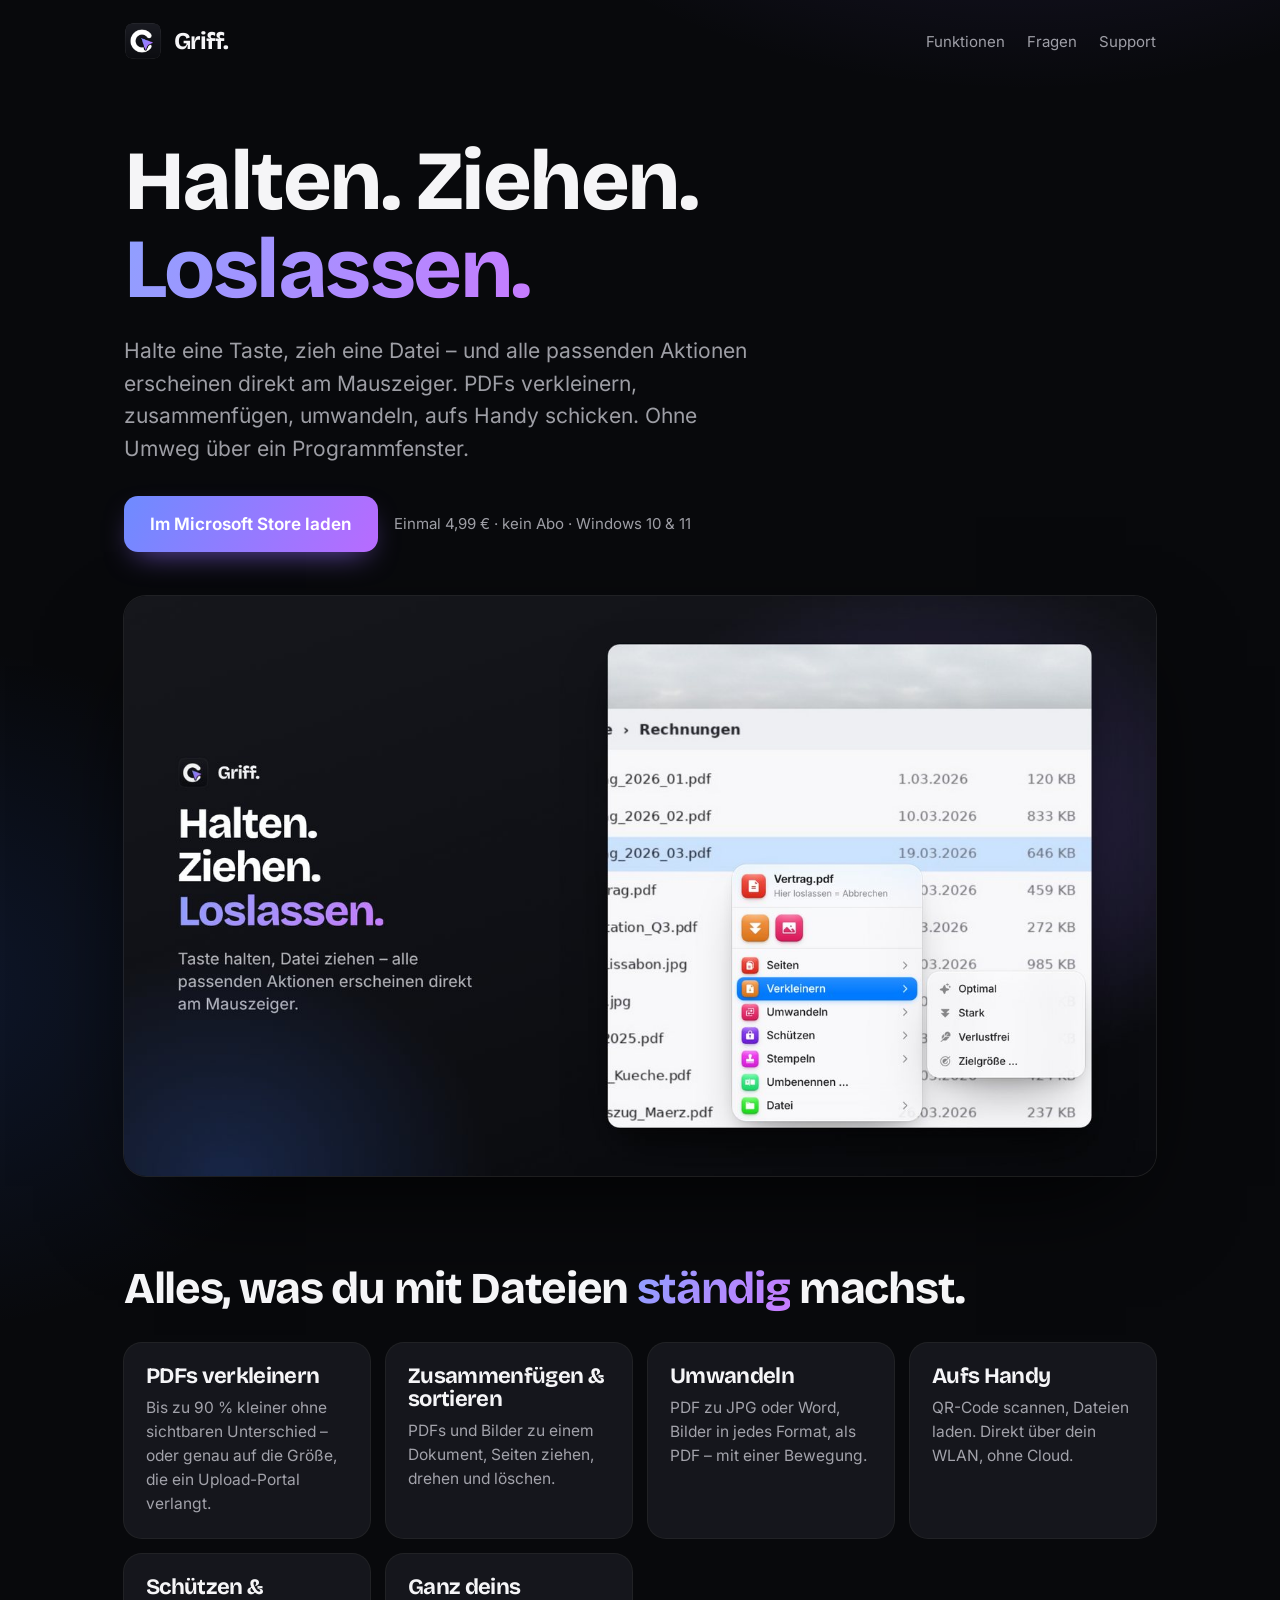
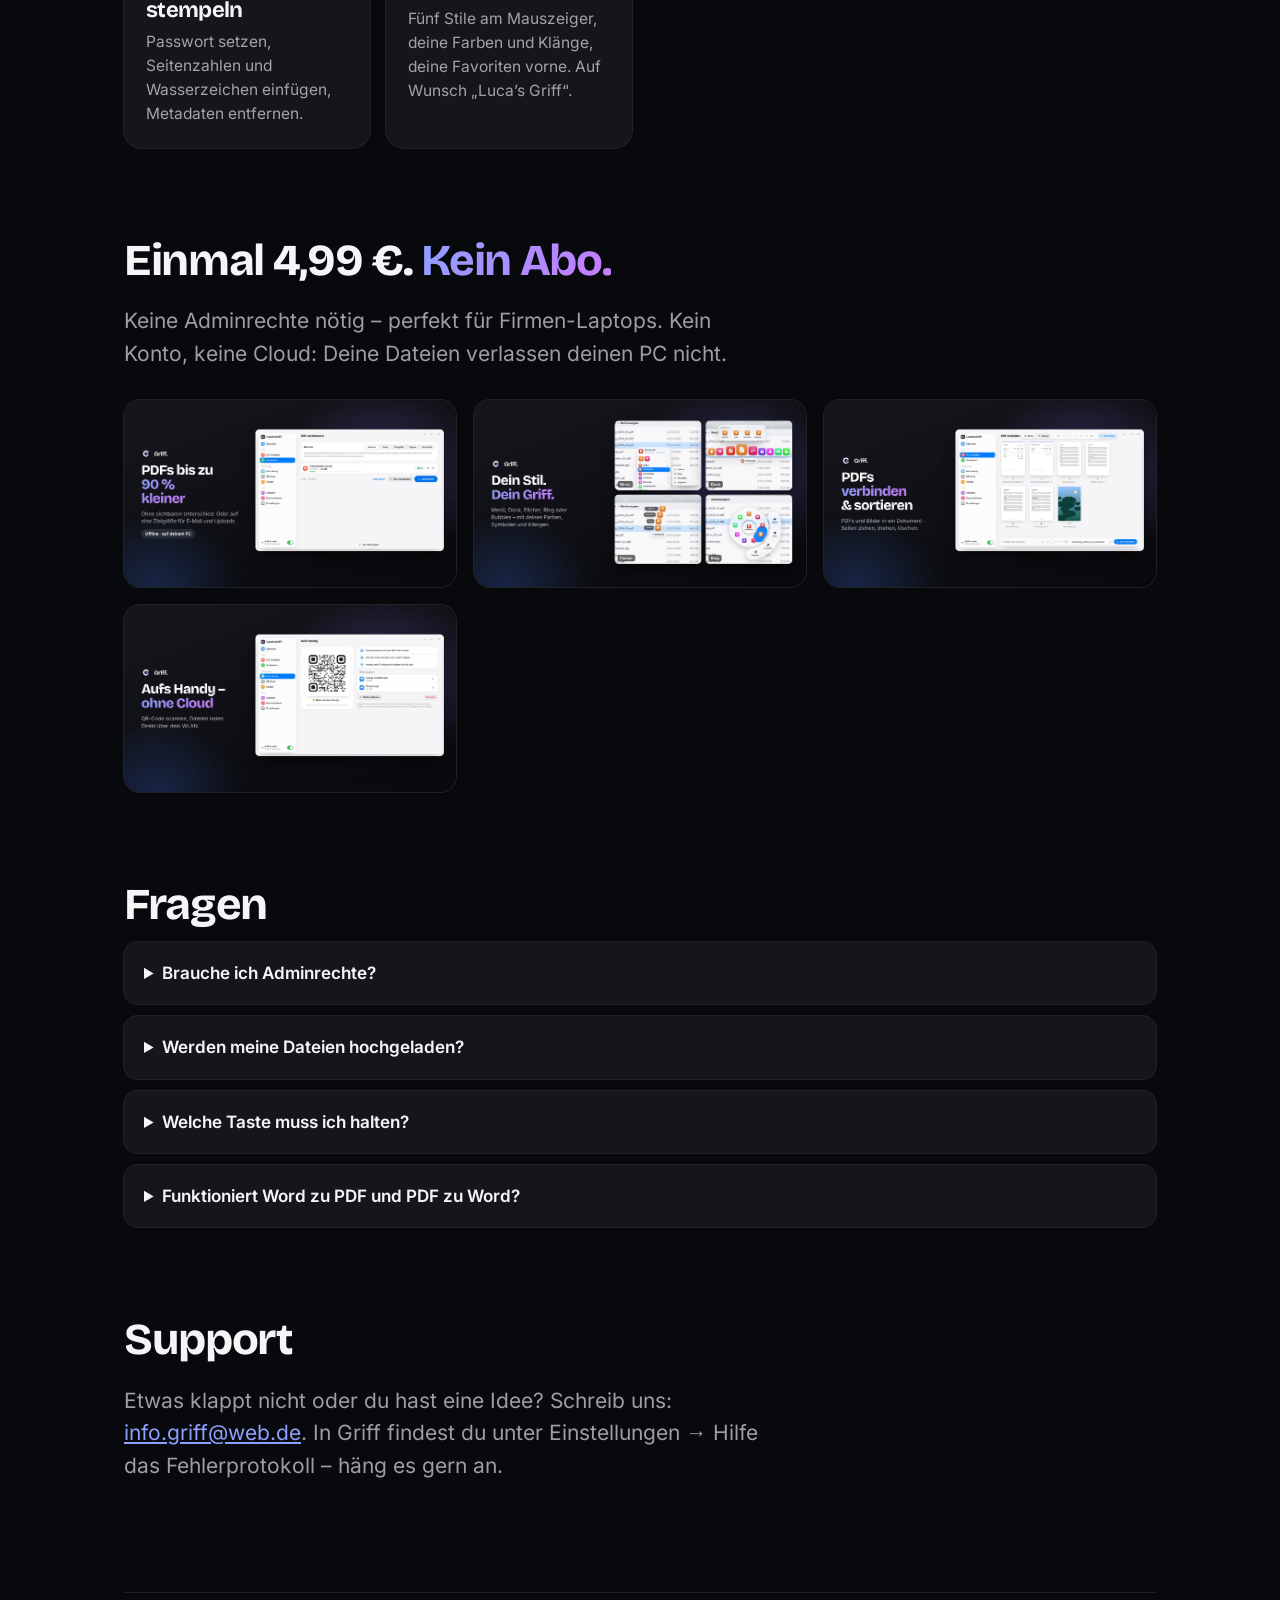
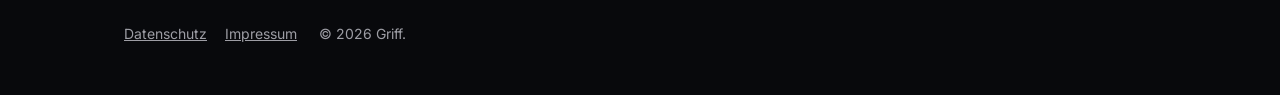
<file: index.html>
<!doctype html>
<html lang="de">
  <head>
    <meta charset="utf-8" />
    <meta name="viewport" content="width=device-width, initial-scale=1" />
    <title>Griff – PDF &amp; Dateien in Sekunden</title>
    <meta name="description" content="Taste halten, Datei ziehen, an der passenden Aktion loslassen: PDFs verkleinern, zusammenfügen, umwandeln und mehr. Für Windows, offline, einmal 4,99 € – kein Abo." />
    <meta property="og:title" content="Griff – Halten. Ziehen. Loslassen." />
    <meta property="og:description" content="PDFs und Dateien in Sekunden – direkt am Mauszeiger. Für Windows, einmal 4,99 €, kein Abo." />
    <meta property="og:image" content="assets/shot-1.jpg" />
    <link rel="icon" href="assets/favicon.png" />
    <link rel="stylesheet" href="style.css" />
  </head>
  <body>
    <div class="wrap">
      <header class="top">
        <a class="brand" href="./"><img src="assets/icon-256.png" alt="" />Griff.</a>
        <nav><a href="#funktionen">Funktionen</a><a href="#fragen">Fragen</a><a href="#support">Support</a></nav>
      </header>

      <h1>Halten. Ziehen.<br /><span class="grad">Loslassen.</span></h1>
      <p class="lead">Halte eine Taste, zieh eine Datei – und alle passenden Aktionen erscheinen direkt am Mauszeiger. PDFs verkleinern, zusammenfügen, umwandeln, aufs Handy schicken. Ohne Umweg über ein Programmfenster.</p>
      <div class="cta">
        <a class="btn" href="https://apps.microsoft.com/detail/9PK8P7TMF2SS">Im Microsoft Store laden</a>
        <span class="price">Einmal 4,99 € · kein Abo · Windows 10 &amp; 11</span>
      </div>
      <div class="hero-shot"><img src="assets/shot-1.jpg" width="1440" height="810" alt="Griff: Aktionen erscheinen am Mauszeiger, während eine PDF gezogen wird" /></div>

      <section id="funktionen">
        <h2>Alles, was du mit Dateien <span class="grad">ständig</span> machst.</h2>
        <div class="features">
          <div class="feature"><h3>PDFs verkleinern</h3><p>Bis zu 90 % kleiner ohne sichtbaren Unterschied – oder genau auf die Größe, die ein Upload-Portal verlangt.</p></div>
          <div class="feature"><h3>Zusammenfügen &amp; sortieren</h3><p>PDFs und Bilder zu einem Dokument, Seiten ziehen, drehen und löschen.</p></div>
          <div class="feature"><h3>Umwandeln</h3><p>PDF zu JPG oder Word, Bilder in jedes Format, als PDF – mit einer Bewegung.</p></div>
          <div class="feature"><h3>Aufs Handy</h3><p>QR-Code scannen, Dateien laden. Direkt über dein WLAN, ohne Cloud.</p></div>
          <div class="feature"><h3>Schützen &amp; stempeln</h3><p>Passwort setzen, Seitenzahlen und Wasserzeichen einfügen, Metadaten entfernen.</p></div>
          <div class="feature"><h3>Ganz deins</h3><p>Fünf Stile am Mauszeiger, deine Farben und Klänge, deine Favoriten vorne. Auf Wunsch „Luca’s Griff“.</p></div>
        </div>
      </section>

      <section>
        <h2>Einmal 4,99 €. <span class="grad">Kein Abo.</span></h2>
        <p class="lead">Keine Adminrechte nötig – perfekt für Firmen-Laptops. Kein Konto, keine Cloud: Deine Dateien verlassen deinen PC nicht.</p>
        <div class="shots">
          <img src="assets/shot-2.jpg" width="1440" height="810" loading="lazy" alt="PDFs verkleinern" />
          <img src="assets/shot-3.jpg" width="1440" height="810" loading="lazy" alt="Fünf Stile: Menü, Dock, Fächer, Ring, Bubbles" />
          <img src="assets/shot-4.jpg" width="1440" height="810" loading="lazy" alt="PDFs zusammenfügen und sortieren" />
          <img src="assets/shot-5.jpg" width="1440" height="810" loading="lazy" alt="Aufs Handy per QR-Code" />
        </div>
      </section>

      <section id="fragen">
        <h2>Fragen</h2>
        <details><summary>Brauche ich Adminrechte?</summary><p>Nein. Griff installiert sich aus dem Microsoft Store nur für deinen Benutzer und läuft ohne Adminrechte – auch auf verwalteten Firmen-PCs, sofern der Store erlaubt ist.</p></details>
        <details><summary>Werden meine Dateien hochgeladen?</summary><p>Nein. Alles passiert auf deinem PC. Bei „Aufs Handy“ lädt dein Handy die Dateien direkt über dein WLAN – nichts geht über das Internet.</p></details>
        <details><summary>Welche Taste muss ich halten?</summary><p>Standardmäßig CapsLock. Du kannst jede andere Taste oder eine Maustaste wählen.</p></details>
        <details><summary>Funktioniert Word zu PDF und PDF zu Word?</summary><p>Ja, wenn Microsoft Office auf deinem PC installiert ist – Griff nutzt dann dein Office.</p></details>
      </section>

      <section id="support">
        <h2>Support</h2>
        <p class="lead">Etwas klappt nicht oder du hast eine Idee? Schreib uns: <a href="mailto:info.griff@web.de">info.griff@web.de</a>. In Griff findest du unter Einstellungen → Hilfe das Fehlerprotokoll – häng es gern an.</p>
      </section>

      <footer>
        <a href="datenschutz.html">Datenschutz</a><a href="impressum.html">Impressum</a>
        <span>© 2026 Griff.</span>
      </footer>
    </div>
  </body>
</html>
</file>
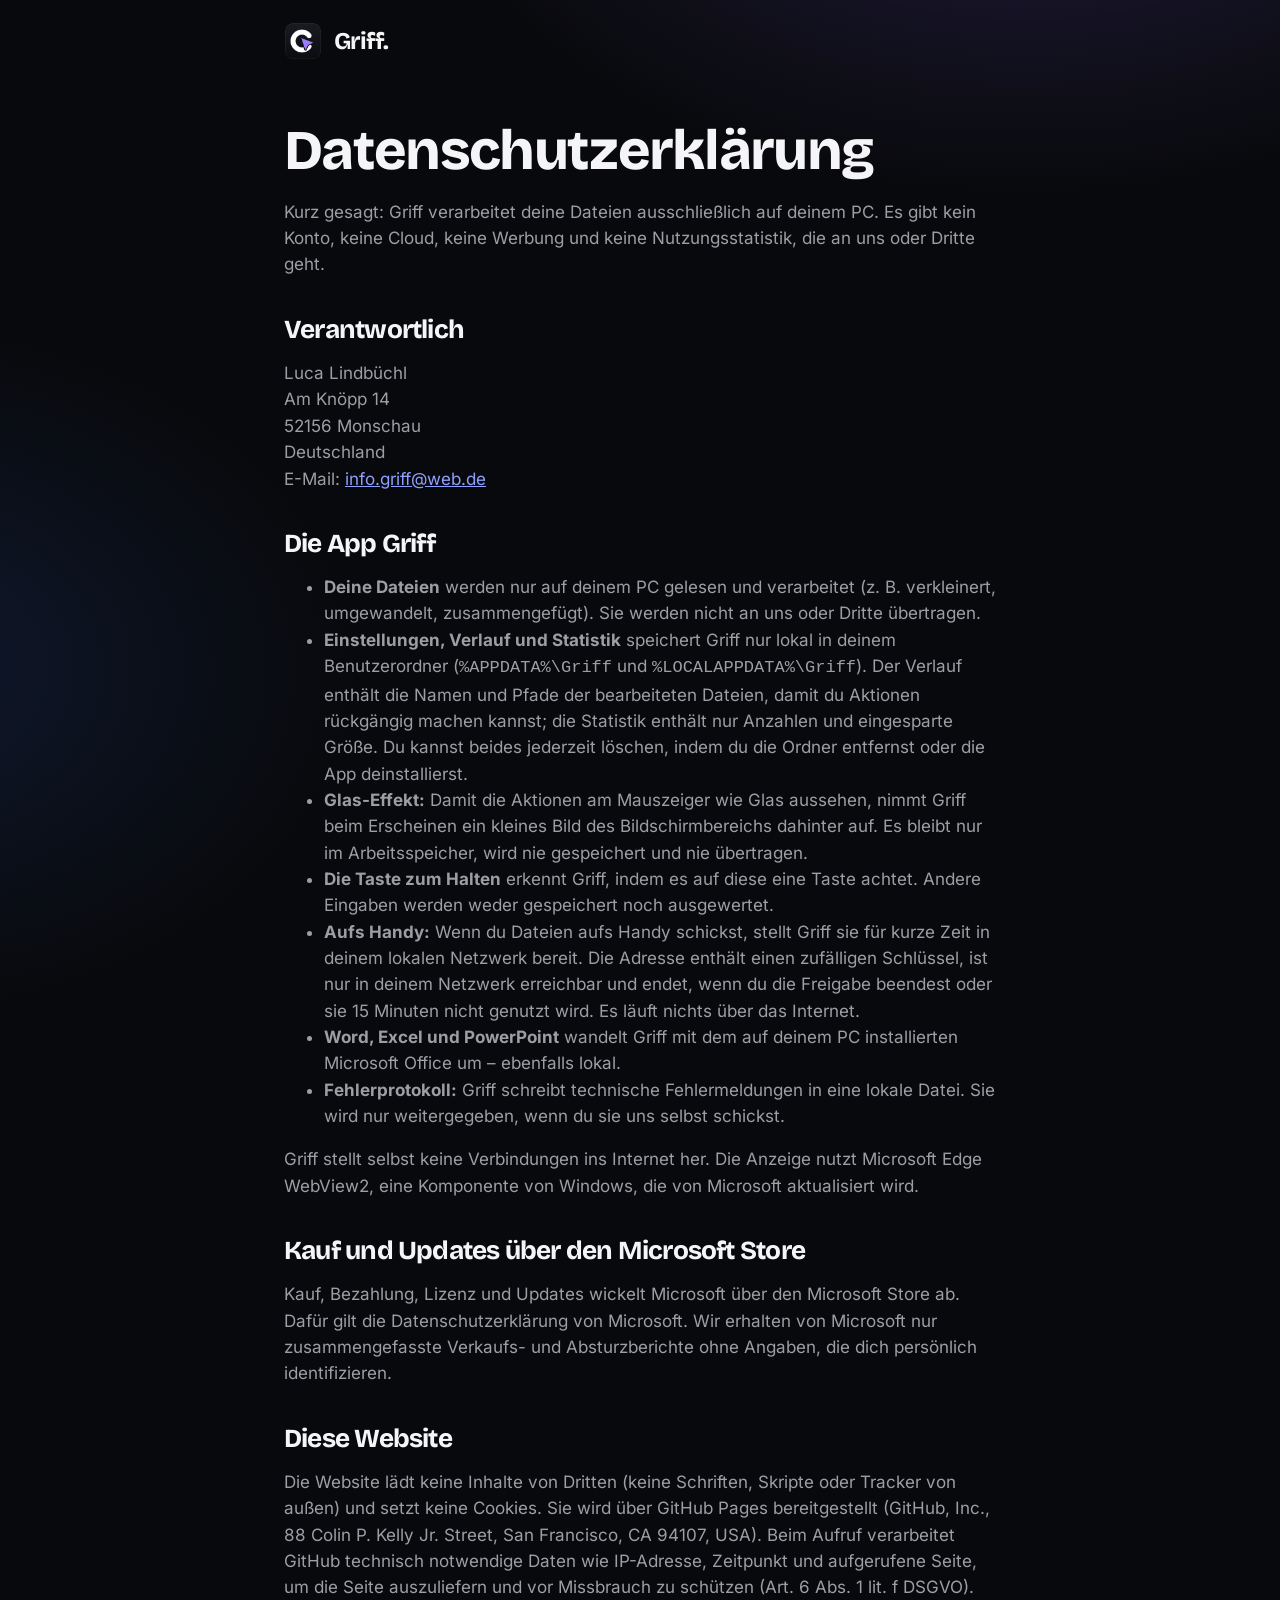
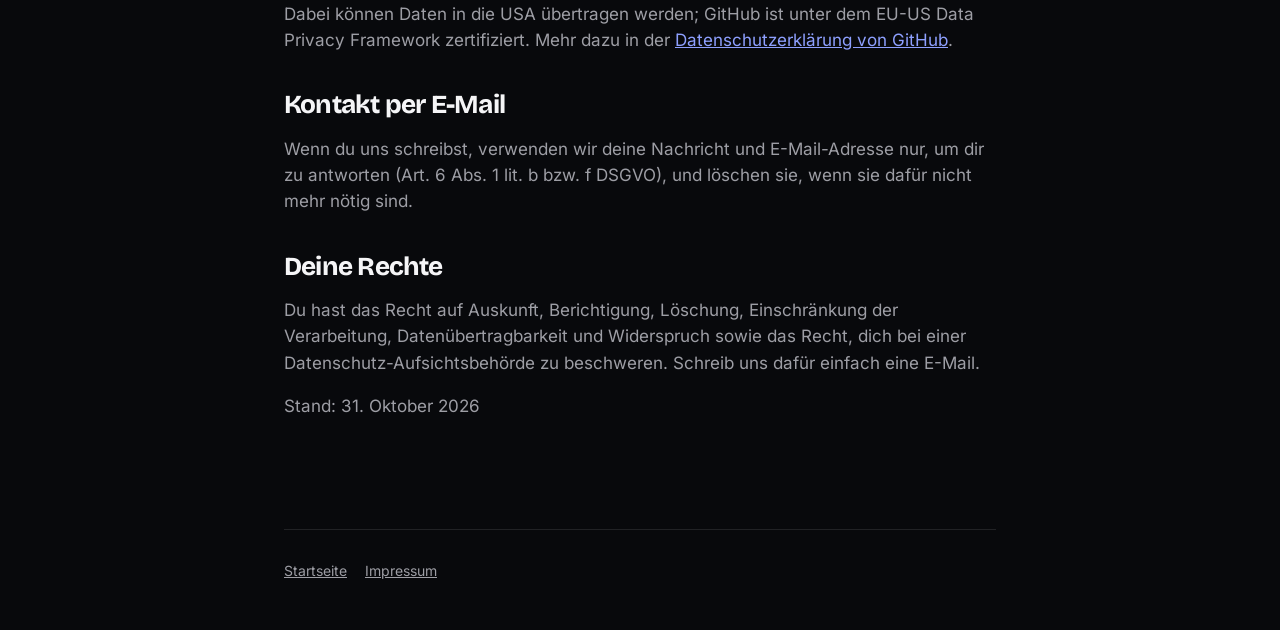
<file: datenschutz.html>
<!doctype html>
<html lang="de">
  <head>
    <meta charset="utf-8" />
    <meta name="viewport" content="width=device-width, initial-scale=1" />
    <title>Datenschutz – Griff</title>
    <link rel="icon" href="assets/favicon.png" />
    <link rel="stylesheet" href="style.css" />
  </head>
  <body>
    <div class="wrap doc">
      <header class="top">
        <a class="brand" href="./"><img src="assets/icon-256.png" alt="" />Griff.</a>
      </header>

      <h1>Datenschutz&shy;erklärung</h1>
      <p>Kurz gesagt: Griff verarbeitet deine Dateien ausschließlich auf deinem PC. Es gibt kein Konto, keine Cloud, keine Werbung und keine Nutzungsstatistik, die an uns oder Dritte geht.</p>

      <h2>Verantwortlich</h2>
      <p>Luca Lindbüchl<br />Am Knöpp 14<br />52156 Monschau<br />Deutschland<br />E-Mail: <a href="mailto:info.griff@web.de">info.griff@web.de</a></p>

      <h2>Die App Griff</h2>
      <ul>
        <li><strong>Deine Dateien</strong> werden nur auf deinem PC gelesen und verarbeitet (z.&nbsp;B. verkleinert, umgewandelt, zusammengefügt). Sie werden nicht an uns oder Dritte übertragen.</li>
        <li><strong>Einstellungen, Verlauf und Statistik</strong> speichert Griff nur lokal in deinem Benutzerordner (<code>%APPDATA%\Griff</code> und <code>%LOCALAPPDATA%\Griff</code>). Der Verlauf enthält die Namen und Pfade der bearbeiteten Dateien, damit du Aktionen rückgängig machen kannst; die Statistik enthält nur Anzahlen und eingesparte Größe. Du kannst beides jederzeit löschen, indem du die Ordner entfernst oder die App deinstallierst.</li>
        <li><strong>Glas-Effekt:</strong> Damit die Aktionen am Mauszeiger wie Glas aussehen, nimmt Griff beim Erscheinen ein kleines Bild des Bildschirmbereichs dahinter auf. Es bleibt nur im Arbeitsspeicher, wird nie gespeichert und nie übertragen.</li>
        <li><strong>Die Taste zum Halten</strong> erkennt Griff, indem es auf diese eine Taste achtet. Andere Eingaben werden weder gespeichert noch ausgewertet.</li>
        <li><strong>Aufs Handy:</strong> Wenn du Dateien aufs Handy schickst, stellt Griff sie für kurze Zeit in deinem lokalen Netzwerk bereit. Die Adresse enthält einen zufälligen Schlüssel, ist nur in deinem Netzwerk erreichbar und endet, wenn du die Freigabe beendest oder sie 15 Minuten nicht genutzt wird. Es läuft nichts über das Internet.</li>
        <li><strong>Word, Excel und PowerPoint</strong> wandelt Griff mit dem auf deinem PC installierten Microsoft Office um – ebenfalls lokal.</li>
        <li><strong>Fehlerprotokoll:</strong> Griff schreibt technische Fehlermeldungen in eine lokale Datei. Sie wird nur weitergegeben, wenn du sie uns selbst schickst.</li>
      </ul>
      <p>Griff stellt selbst keine Verbindungen ins Internet her. Die Anzeige nutzt Microsoft Edge WebView2, eine Komponente von Windows, die von Microsoft aktualisiert wird.</p>

      <h2>Kauf und Updates über den Microsoft Store</h2>
      <p>Kauf, Bezahlung, Lizenz und Updates wickelt Microsoft über den Microsoft Store ab. Dafür gilt die Datenschutzerklärung von Microsoft. Wir erhalten von Microsoft nur zusammengefasste Verkaufs- und Absturzberichte ohne Angaben, die dich persönlich identifizieren.</p>

      <h2>Diese Website</h2>
      <p>Die Website lädt keine Inhalte von Dritten (keine Schriften, Skripte oder Tracker von außen) und setzt keine Cookies. Sie wird über GitHub Pages bereitgestellt (GitHub, Inc., 88 Colin P. Kelly Jr. Street, San Francisco, CA 94107, USA). Beim Aufruf verarbeitet GitHub technisch notwendige Daten wie IP-Adresse, Zeitpunkt und aufgerufene Seite, um die Seite auszuliefern und vor Missbrauch zu schützen (Art. 6 Abs. 1 lit. f DSGVO). Dabei können Daten in die USA übertragen werden; GitHub ist unter dem EU-US Data Privacy Framework zertifiziert. Mehr dazu in der <a href="https://docs.github.com/de/site-policy/privacy-policies/github-general-privacy-statement">Datenschutzerklärung von GitHub</a>.</p>

      <h2>Kontakt per E-Mail</h2>
      <p>Wenn du uns schreibst, verwenden wir deine Nachricht und E-Mail-Adresse nur, um dir zu antworten (Art. 6 Abs. 1 lit. b bzw. f DSGVO), und löschen sie, wenn sie dafür nicht mehr nötig sind.</p>

      <h2>Deine Rechte</h2>
      <p>Du hast das Recht auf Auskunft, Berichtigung, Löschung, Einschränkung der Verarbeitung, Datenübertragbarkeit und Widerspruch sowie das Recht, dich bei einer Datenschutz-Aufsichtsbehörde zu beschweren. Schreib uns dafür einfach eine E-Mail.</p>

      <p>Stand: 31. Oktober 2026</p>

      <footer><a href="./">Startseite</a><a href="impressum.html">Impressum</a></footer>
    </div>
  </body>
</html>
</file>
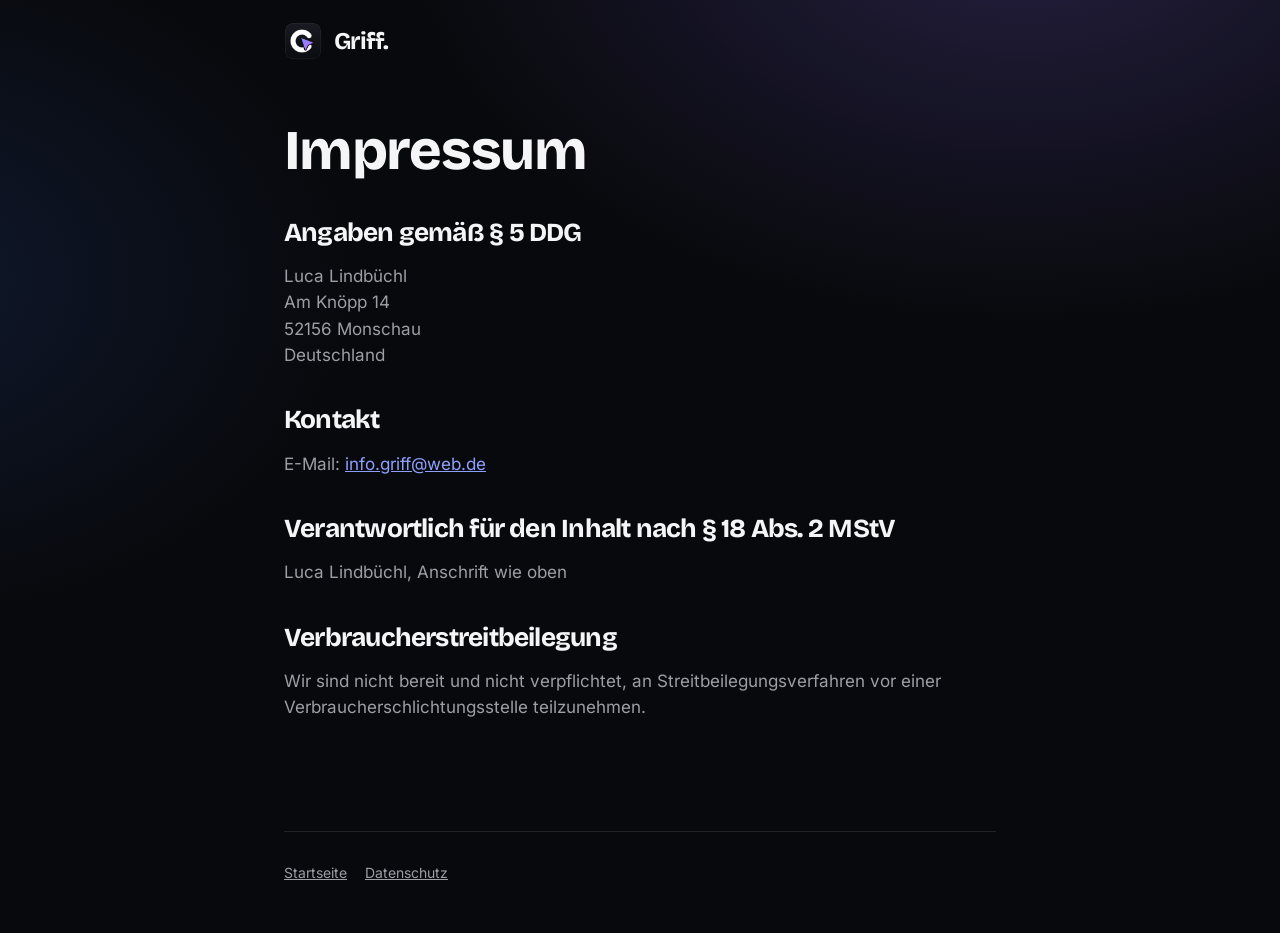
<file: impressum.html>
<!doctype html>
<html lang="de">
  <head>
    <meta charset="utf-8" />
    <meta name="viewport" content="width=device-width, initial-scale=1" />
    <title>Impressum – Griff</title>
    <meta name="robots" content="noindex" />
    <link rel="icon" href="assets/favicon.png" />
    <link rel="stylesheet" href="style.css" />
  </head>
  <body>
    <div class="wrap doc">
      <header class="top">
        <a class="brand" href="./"><img src="assets/icon-256.png" alt="" />Griff.</a>
      </header>

      <h1>Impressum</h1>
      <h2>Angaben gemäß § 5 DDG</h2>
      <p>Luca Lindbüchl<br />Am Knöpp 14<br />52156 Monschau<br />Deutschland</p>

      <h2>Kontakt</h2>
      <p>E-Mail: <a href="mailto:info.griff@web.de">info.griff@web.de</a></p>

      <h2>Verantwortlich für den Inhalt nach § 18 Abs. 2 MStV</h2>
      <p>Luca Lindbüchl, Anschrift wie oben</p>

      <h2>Verbraucherstreitbeilegung</h2>
      <p>Wir sind nicht bereit und nicht verpflichtet, an Streitbeilegungsverfahren vor einer Verbraucherschlichtungsstelle teilzunehmen.</p>

      <footer><a href="./">Startseite</a><a href="datenschutz.html">Datenschutz</a></footer>
    </div>
  </body>
</html>
</file>
<file: style.css>
/* Griff website: one stylesheet, no external requests (fonts are self-hosted, OFL). */
@font-face {
  font-family: "Bricolage";
  src: url(fonts/bricolage.woff2) format("woff2");
  font-weight: 200 800;
  font-display: swap;
}
@font-face {
  font-family: "Inter";
  src: url(fonts/inter.woff2) format("woff2");
  font-weight: 100 900;
  font-display: swap;
}

:root {
  --bg: #08090c;
  --card: #15161c;
  --line: rgba(255, 255, 255, 0.1);
  --text: #f5f5f7;
  --muted: rgba(235, 235, 245, 0.66);
  --from: #8ea0ff;
  --to: #c87bff;
}

* {
  box-sizing: border-box;
}

html {
  background: var(--bg);
  color: var(--text);
  font: 17px/1.55 Inter, -apple-system, "Segoe UI", sans-serif;
  -webkit-font-smoothing: antialiased;
}

body {
  margin: 0;
  background:
    radial-gradient(900px 600px at 80% -10%, rgba(140, 110, 255, 0.22), transparent 70%),
    radial-gradient(700px 500px at -10% 30%, rgba(60, 120, 255, 0.14), transparent 70%);
}

a {
  color: var(--from);
}

.wrap {
  max-width: 1080px;
  margin: 0 auto;
  padding: 0 24px;
}

header.top {
  display: flex;
  align-items: center;
  justify-content: space-between;
  padding: 22px 0;
}

.brand {
  display: flex;
  align-items: center;
  gap: 12px;
  color: var(--text);
  text-decoration: none;
  font: 720 24px/1 Bricolage, sans-serif;
  letter-spacing: -0.03em;
}

.brand img {
  width: 38px;
  height: 38px;
}

nav a {
  margin-left: 22px;
  color: var(--muted);
  text-decoration: none;
  font-size: 15px;
}

nav a:hover {
  color: var(--text);
}

h1,
h2,
h3 {
  font-family: Bricolage, sans-serif;
  letter-spacing: -0.03em;
  line-height: 1.05;
}

h1 {
  margin: 56px 0 18px;
  font-size: clamp(44px, 8vw, 84px);
  font-weight: 760;
}

h2 {
  margin: 0 0 14px;
  font-size: clamp(30px, 4.5vw, 44px);
  font-weight: 740;
}

.grad {
  background: linear-gradient(120deg, var(--from), var(--to));
  -webkit-background-clip: text;
  background-clip: text;
  color: transparent;
}

.lead {
  max-width: 640px;
  font-size: 21px;
  color: var(--muted);
}

.cta {
  display: flex;
  flex-wrap: wrap;
  align-items: center;
  gap: 16px;
  margin: 30px 0 14px;
}

.btn {
  display: inline-flex;
  align-items: center;
  gap: 10px;
  padding: 15px 26px;
  border-radius: 14px;
  background: linear-gradient(120deg, #6e8bff, #b86bff);
  color: #fff;
  font-weight: 650;
  text-decoration: none;
  box-shadow: 0 12px 30px -12px rgba(150, 110, 255, 0.7);
}

.price {
  color: var(--muted);
  font-size: 15px;
}

.hero-shot {
  margin: 44px 0 0;
  border-radius: 22px;
  overflow: hidden;
  box-shadow:
    0 0 0 1px var(--line),
    0 40px 100px -30px rgba(0, 0, 0, 0.9);
}

.hero-shot img,
.shots img {
  display: block;
  width: 100%;
  height: auto;
}

section {
  padding: 90px 0 0;
}

.features {
  display: grid;
  grid-template-columns: repeat(auto-fit, minmax(240px, 1fr));
  gap: 16px;
  margin-top: 30px;
}

.feature {
  padding: 22px;
  border-radius: 18px;
  background: var(--card);
  box-shadow: 0 0 0 1px var(--line);
}

.feature h3 {
  margin: 0 0 8px;
  font-size: 22px;
}

.feature p {
  margin: 0;
  color: var(--muted);
  font-size: 15.5px;
}

.shots {
  display: grid;
  grid-template-columns: repeat(auto-fit, minmax(320px, 1fr));
  gap: 18px;
  margin-top: 30px;
}

.shots img {
  border-radius: 16px;
  box-shadow: 0 0 0 1px var(--line);
}

details {
  padding: 18px 20px;
  border-radius: 14px;
  background: var(--card);
  box-shadow: 0 0 0 1px var(--line);
  margin-top: 12px;
}

summary {
  cursor: pointer;
  font-weight: 620;
}

details p {
  margin: 10px 0 0;
  color: var(--muted);
}

footer {
  margin-top: 110px;
  padding: 30px 0 50px;
  border-top: 1px solid var(--line);
  color: var(--muted);
  font-size: 14px;
}

footer a {
  color: var(--muted);
  margin-right: 18px;
}

/* Legal pages */
.doc {
  max-width: 760px;
}

.doc h1 {
  font-size: clamp(36px, 6vw, 56px);
  margin-top: 40px;
}

.doc h2 {
  font-size: 26px;
  margin-top: 38px;
}

.doc p,
.doc li {
  color: var(--muted);
}

.todo {
  padding: 2px 6px;
  border-radius: 6px;
  background: rgba(255, 200, 0, 0.18);
  color: #ffd60a;
}

@media (max-width: 640px) {
  nav a {
    margin-left: 14px;
  }
  section {
    padding-top: 64px;
  }
}
</file>
